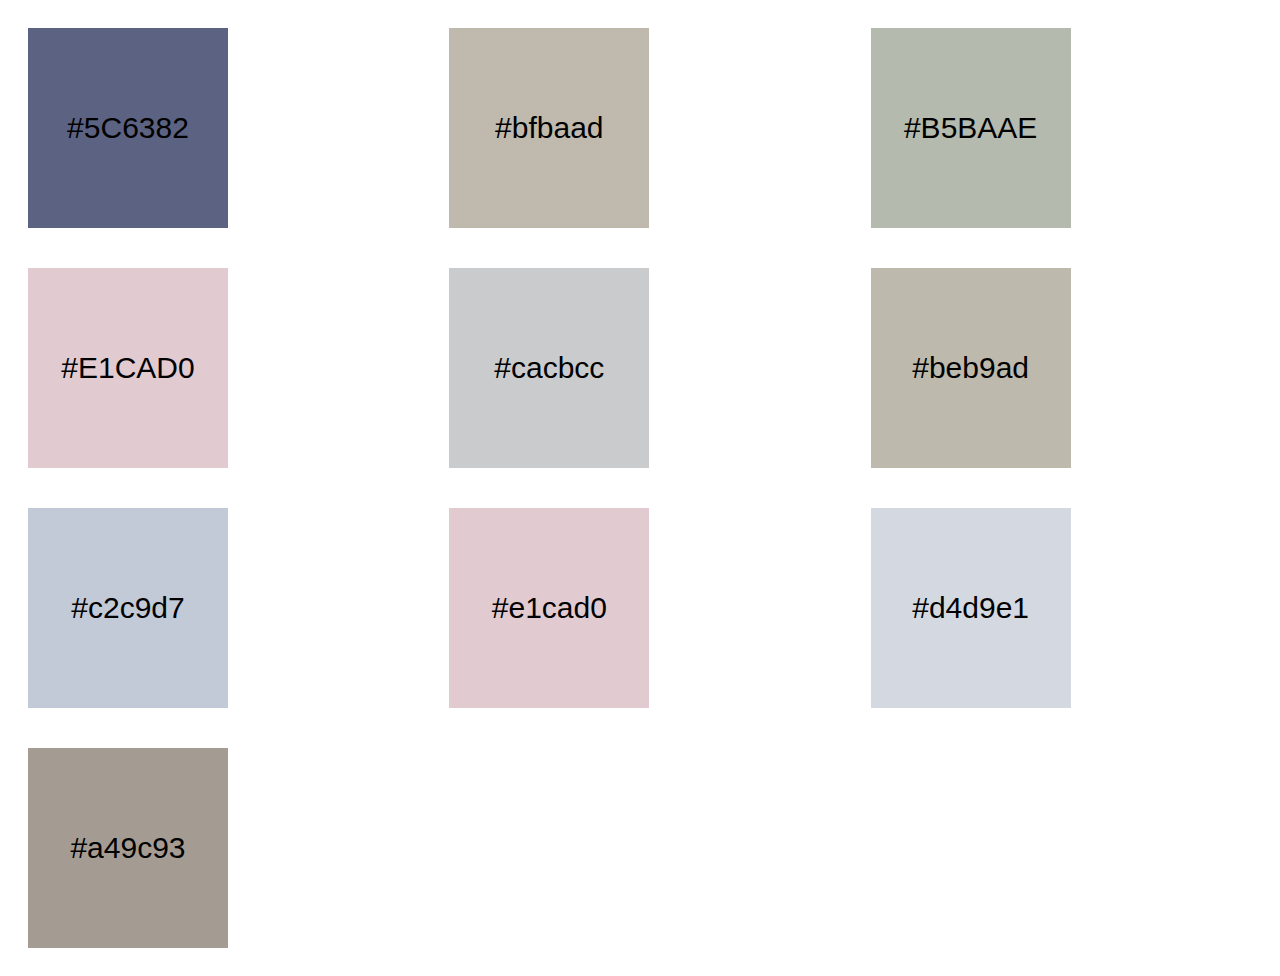
<file: Color_Code.html>
<!DOCTYPE html>
<html lang="">
<head>
    <meta charset="utf-8">
    <meta name="viewport" content="width=device-width, initial-scale=1.0">
    <title>Color Code</title>
    <style>

        section{
            display: grid;
            grid-template-columns: 1fr 1fr 1fr;
        }
        #color1, #color2, #color3, #color4, #color5, #color6, #color7, #color8, #color9, #color10 {
            width: 200px;
            height: 200px;
            margin: 20px;
            display: flex;
            justify-content: center;
            align-items: center;
            font-family: arial;
            font-size: 30px;
        }


        #color1{

            background-color: #5C6382;
        }
         #color2{

            background-color: #B5BAAE;
        }
         #color3{

            background-color: #E1CAD0;
        }
         #color4{

            background-color: #bfbaad;
        }
         #color5{

            background-color: #cacbcc;
        }

         #color6{

            background-color: #beb9ad;
        }

         #color7{

            background-color: #c2c9d7;
        }

         #color8{

            background-color: #e1cad0;
        }

        #color9{

            background-color: #d4d9e1;
        }

        #color10{
            background-color:#a49c93;
        }




    </style>
</head>

<body>
    <section>
    <div id="color1">#5C6382</div>
    <div id="color4">#bfbaad</div>
    <div id="color2">#B5BAAE</div>
    <div id="color3">#E1CAD0</div>
    <div id="color5">#cacbcc</div>
    <div id="color6">#beb9ad</div>
    <div id="color7">#c2c9d7</div>
    <div id="color8">#e1cad0</div>
    <div id="color9">#d4d9e1</div>
    <div id="color10">#a49c93</div>
    </section>
</body>
</html>
</file>
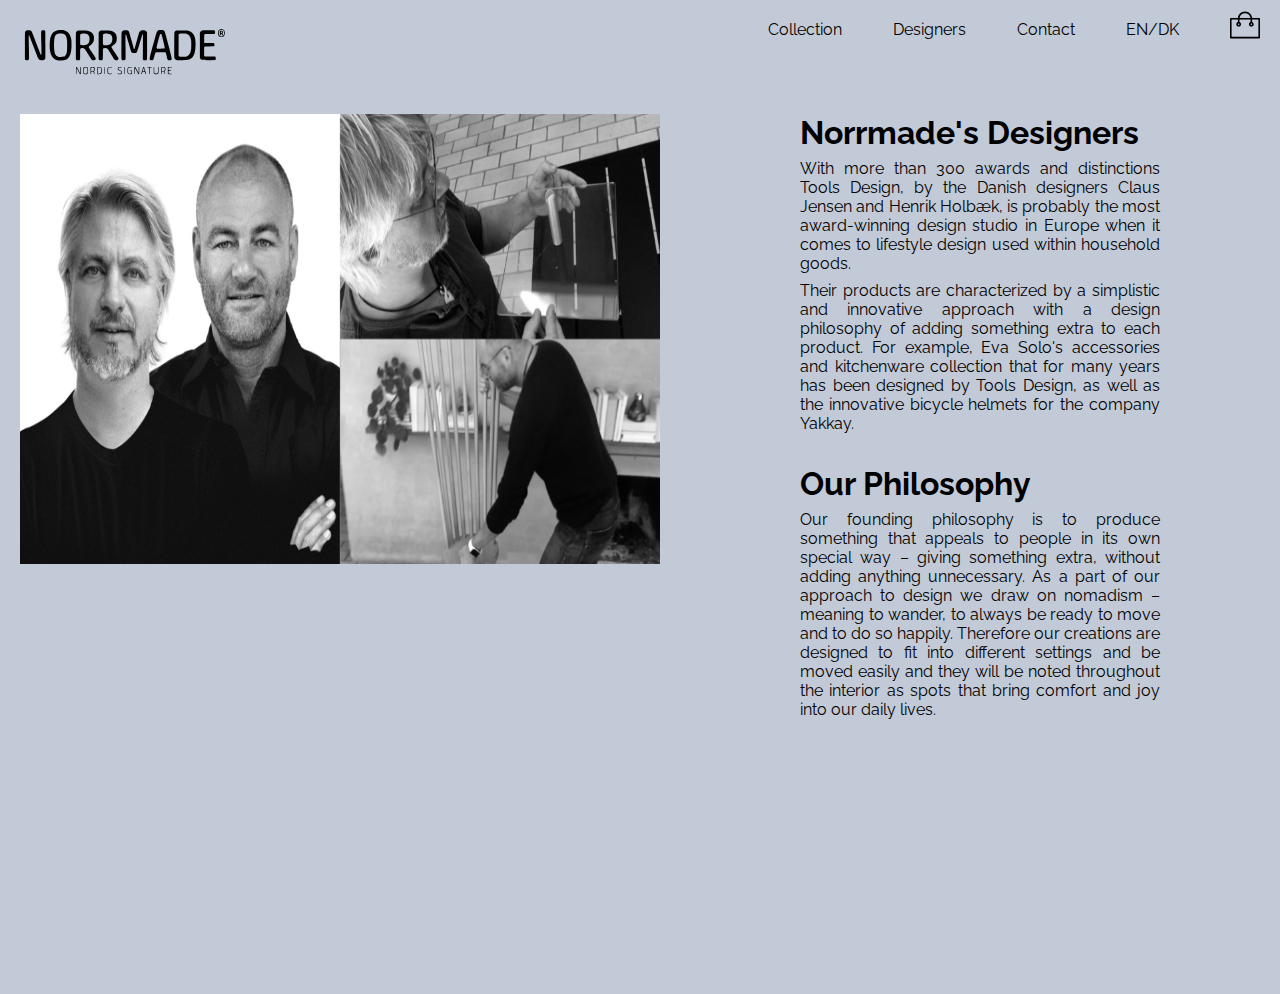
<file: designer.html>
<!DOCTYPE html>
<html lang="en">

<head>
    <meta charset="utf-8">
    <meta name="viewport" content="width=device-width, initial-scale=1.0">
    <title>Designers</title>
    <link rel="stylesheet" href="style.css">
    <link href="https://fonts.googleapis.com/css?family=Raleway" rel="stylesheet">
</head>

<body>
    <header id="sheapheader">


        <div id="logo-div">

            <a href="index.html"><img id="logo" src="icons/NORRMADE-logo.svg"></a>

        </div>

        <nav class="nav-other">
            <a href="index.html#update">Collection</a>
            <a href="#">Designers</a>
            <a href="">Contact</a>
            <p>EN/DK</p>
            <img id="shop-bag" src="icons/shopping-bag.svg">

        </nav>

    </header>


    <section id="designerbg">





        <article id="designer-cont">


            <div class="imgbox">


                <img id="designer-photo" src="imgs/designers.jpg">


            </div>

        </article>
        <article id="blurb">
            <h1 id="blurb-h1">Norrmade's Designers</h1>
            <p class="designerText">With more than 300 awards and distinctions Tools Design, by the Danish designers Claus Jensen and Henrik Holbæk, is probably the most award-winning design studio in Europe when it comes to lifestyle design used within household goods.</p>
            <p>Their products are characterized by a simplistic and innovative approach with a design philosophy of adding something extra to each product. For example, Eva Solo's accessories and kitchenware collection that for many years has been designed by Tools Design, as well as the innovative bicycle helmets for the company Yakkay.</p>

            <h1 id="philosophy-h1">Our Philosophy</h1>
            <p class="designerText">Our founding philosophy is to produce something that appeals to people in its own special way – giving something extra, without adding anything unnecessary. As a part of our approach to design we draw on nomadism – meaning to wander, to always be ready to move and to do so happily. Therefore our creations are designed to fit into different settings and be moved easily and they will be noted throughout the interior as spots that bring comfort and joy into our daily lives.</p>


        </article>
    </section>





    <script src="main.js "></script>
</body>

</html>
</file>
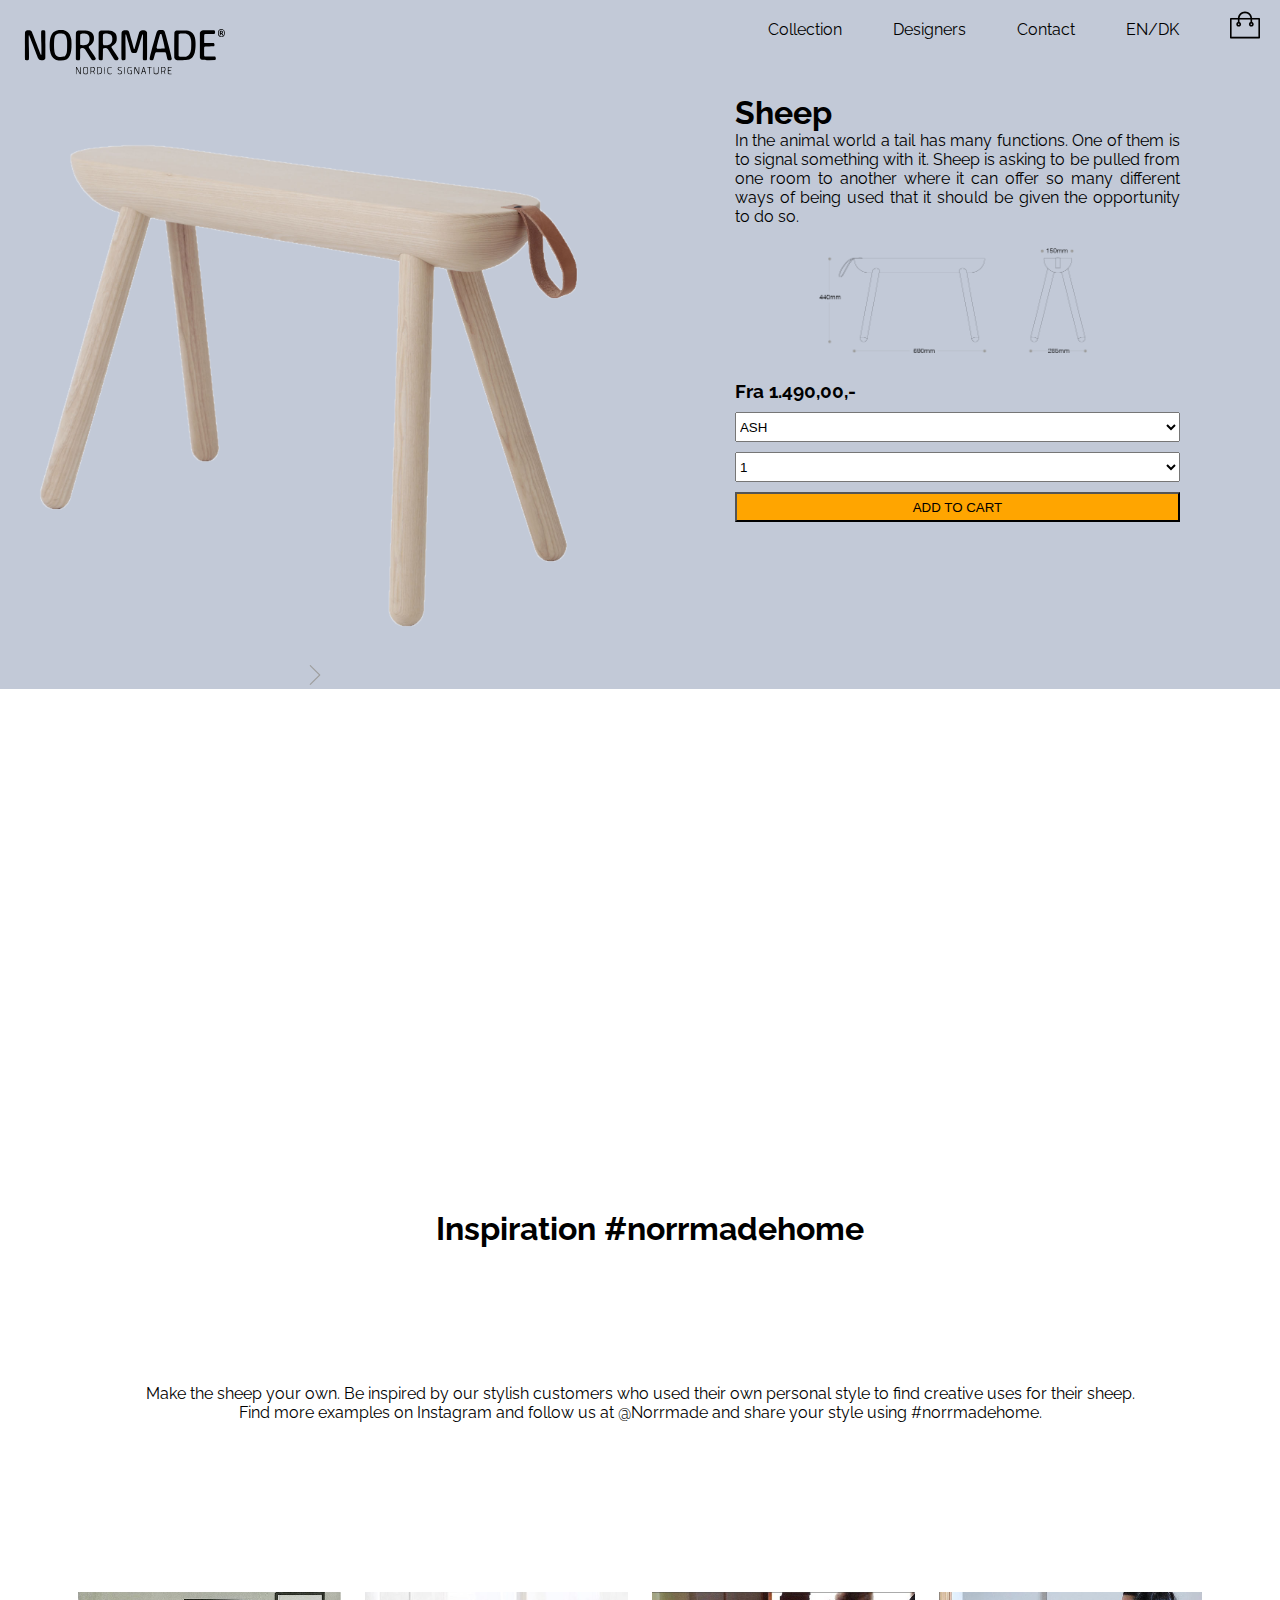
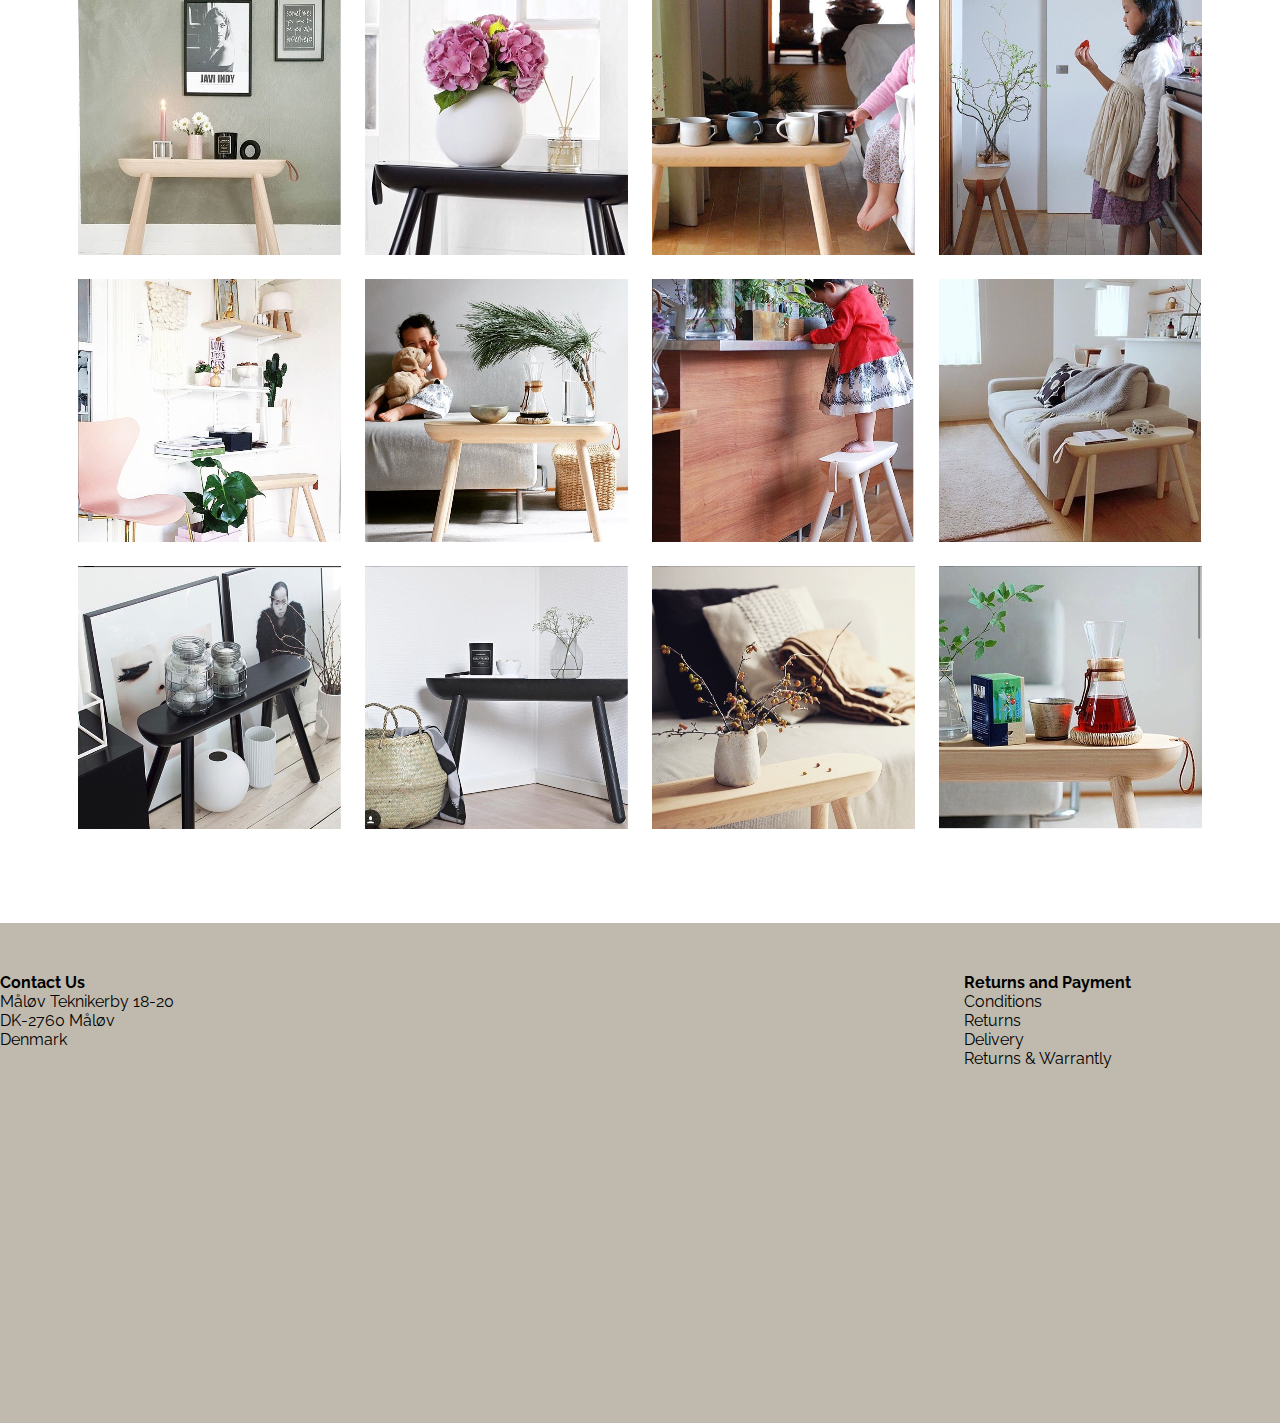
<file: sheep.html>
<!DOCTYPE html>
<html lang="en">

<head>
    <meta charset="utf-8">
    <meta name="viewport" content="width=device-width, initial-scale=1.0">
    <title>Sheep</title>
    <link rel="stylesheet" href="style.css">
    <link href="https://fonts.googleapis.com/css?family=Raleway:400,500,600,700,800,900" rel="stylesheet">
</head>

<body>

    <header id="sheapheader">


        <div id="logo-div">

            <a href="index.html">
                <img id="logo" src="icons/NORRMADE-logo.svg">
            </a>

        </div>

        <nav class="nav-other">

            <a href="index.html#update">Collection</a>
            <a href="designer.html">Designers</a>
            <a href="">Contact</a>
            <p>EN/DK</p>
            <img id="shop-bag" src="icons/shopping-bag.svg">

        </nav>

    </header>


    <section id="sheepbg">





        <article id="sheepimg">


            <div class="imgbox">

                <img id="sheep1" src="imgs/sheep.png">
                <img onclick="onClick()" id="right-icon" src="icons/next.svg">


            </div>
            <!--<div id="left-right-icons">
                <img id="left-next-icon" src="icons/next.svg">
                <img id="right-next-icon" src="icons/next.svg"></div>-->
        </article>
        <article id="price">
            <h1 id="sheep-h1">Sheep</h1>
            <p>In the animal world a tail has many functions. One of them is to signal something with it. Sheep is asking to be pulled from one room to another where it can offer so many different ways of being used that it should be given the opportunity to do so.</p>
            <img id="sheep-spec" src="imgs/sheepspecifications.png">
            <div price-cart-box>




                <h3> Fra 1.490,00,-</h3>


                <div id="input-cont">

                    <select class="select-btn ">SELECT YOUR PRODUCT

                <option>BLACK</option>
                     <option selected>ASH</option>
                <option>FELT WITH NATURAL WOOD LEGS</option>




                </select>
                    <select class="select-btn ">QUANTITY

                <option>1</option>
                     <option>2</option>
                <option>3</option>




                </select>
                    <button class="cart-btn ">ADD TO CART</button>
                </div>
            </div>

        </article>
    </section>

    <section id="sheep-video-sect">

        <iframe src="https://player.vimeo.com/video/187991691" width="500" height="281" frameborder="0" webkitallowfullscreen mozallowfullscreen allowfullscreen></iframe>

        <iframe src="https://player.vimeo.com/video/192585836 " width="500" height="281" frameborder="0 " webkitallowfullscreen mozallowfullscreen allowfullscreen></iframe>


    </section>


    <div class="inspiration-cont">
        <div class="inspiration-text">
            <h2>Inspiration #norrmadehome</h2><br><br>
            <h3></h3><br>
            <p>Make the sheep your own. Be inspired by our stylish customers who used their own personal style to find creative uses for their sheep.</p>
            <p>Find more examples on Instagram and follow us at @Norrmade and share your style using #norrmadehome.</p>
        </div>

        <article id="insta-feed-cont">
            <img class="insta-img" src="insta/insta1.png">
            <img class="insta-img" src="insta/insta2.png">
            <img class="insta-img" src="insta/insta3.png">
            <img class="insta-img" src="insta/insta4.png">
            <img class="insta-img" src="insta/insta5.png">
            <img class="insta-img" src="insta/insta6.png">
            <img class="insta-img" src="insta/insta13.png">
            <img class="insta-img" src="insta/insta8.png">
            <img class="insta-img" src="insta/insta9.png">
            <img class="insta-img" src="insta/insta10.png">
            <img class="insta-img" src="insta/insta11.png">
            <img class="insta-img" src="insta/insta12.png">



        </article>
    </div>

    <footer>

        <div id="foot-info1">
            <h4>Contact Us</h4>
            <p>Måløv Teknikerby 18-20<br>DK-2760 Måløv<br>Denmark
            </p>
        </div>

        <div id="foot-info2">
            <h4>Returns and Payment</h4>
            <p>Conditions</p>
            <p>Returns</p>
            <p>Delivery</p>
            <p>Returns & Warrantly</p>

        </div>






    </footer>

    <script src="main.js "></script>
</body>

</html>
</file>
<file: style.css>
/*/Index.html Styling/*/

* {
    margin: 0;
}

#navi a {
    margin: 16px;
    font-size: 20px;
}

#video-container {
    position: relative;
}

#video {
    height: auto;
    vertical-align: middle;
    width: 100vw;
}

#index-logo-div {
    display: grid;
    grid-template-columns: 3fr 1fr;
    grid-gap: 50px;
    color: white;
    margin-left: 20px;
    margin-top: 20px;
}

#index-logo-div p {
    color: white;
    font-family: 'Raleway', sans-serif;
    font-weight: 500;
}

#index-logo-cont {
    height: 100px;
    width: 200px;
}

#index-logo {
    width: 100%;
}

#index-header {
    background: rgba(0, 0, 0, 0);
    position: absolute;
    top: 0;
    right: 0;
    left: 0;
    grid-template-columns: 1fr 1fr 1fr 1fr;
    display: grid;
}

#navi a {
    color: white;
    font-family: 'Raleway', sans-serif;
    font-weight: 500;
}

.imagesize {
    height: 20px;
    width: 20px;
}

#p-cont {
    margin: 30px 0 0 15px;
}

#p-cont p {
    font-size: 40px;
}

.box p {
    margin-top: 30px;
    font-size: 20px;
}

.box {
    margin: 20px;
    display: flex;
    flex-direction: column;
    justify-content: space-between;
    align-items: center;
}

#box1,
#box2,
#box3,
#box4,
#box5,
#box6,
#box7,
#box8,
#box9 {
    transition: 0.2s ease-in;
}

#box1:hover {
    background-color: #beb9ad
}

#box2:hover {
    background-color: #B5BAAE
}

#box3:hover {
    background-color: #e1cad0
}

#box4:hover {
    background-color: #c2c9d7
}

#box5:hover {
    background-color: #cacbcc
}

#box6:hover {
    background-color: #beb9ad
}

#box7:hover {
    background-color: #cacbcc
}

#box8:hover {
    background-color: #c2c9d7
}

#box9:hover {
    background-color: #e1cad0
}


/*/Index.html Desktop version/*/

@media (min-width: 1071px) {
    #update {
        margin-top: 80px;
        text-align: center;
        display: grid;
        grid-template-columns: 1fr 1fr 1fr;
    }
    #navi a {
        position: relative;
        text-decoration: none;
        cursor: pointer;
        text-align: right;
    }
    #navi a:after {
        content: "";
        position: absolute;
        width: 100%;
        height: 2.5px;
        bottom: 55px;
        left: 0;
        background-color: white;
        visibility: visible;
        -webkit-transform: scaleX(0);
        transform: scaleX(0);
        -webkit-transition: all 0.3s ease-in-out 0s;
        transition: all 0.3s ease-in-out 0s;
        transform-origin: left;
    }
    #navi a:hover:after {
        visibility: visible;
        -webkit-transform: scaleX(1);
        transform: scaleX(1);
    }
}


/*/Index.html Ipad version/*/

@media (min-width: 601px) and (max-width: 1070px) {
    #index-header {
        grid-template-columns: 1fr 1fr 1fr;
    }
    #index-logo-div p {
        display: none;
    }
    #navi {
        grid-template-columns: 1fr 1fr 1fr 1fr;
    }
    #navi a {
        font-size: 15px;
    }
    #navi a {
        position: relative;
        text-decoration: none;
        cursor: pointer;
        text-align: right;
    }
    #navi a:after {
        content: "";
        position: absolute;
        width: 100%;
        height: 2.5px;
        bottom: 65px;
        left: 0;
        background-color: white;
        visibility: visible;
        -webkit-transform: scaleX(0);
        transform: scaleX(0);
        -webkit-transition: all 0.3s ease-in-out 0s;
        transition: all 0.3s ease-in-out 0s;
        transform-origin: left;
    }
    #navi a:hover:after {
        visibility: visible;
        -webkit-transform: scaleX(1);
        transform: scaleX(1);
    }
    #update {
        margin-top: 80px;
        text-align: center;
        display: grid;
        grid-template-columns: 1fr 1fr 1fr;
    }
}


/*/Index.html Mobile version/*/

@media (max-width: 600px) {
    #video {
        display: none;
    }
    #index-header {
        background-image: url(imgs/background-mobile.jpg);
        background-size: cover;
        height: 100vh;
    }
    #index-header {
        grid-template-columns: 1fr 1fr;
        display: grid;
    }
    #index-logo-div {
        grid-gap: 0px;
    }
    #navi {
        margin-top: 60px;
    }
    #navi a {
        text-align: right;
        display: block;
        margin-right: 25px;
    }
    #index-logo-div p {
        display: none;
    }
    #update {
        display: none;
    }
    #p-cont {
        display: none;
    }
    #doc-link-cont{
        display: none;
    }
}


/*/Merging Camile's code/*/

.lola {
    height: 200px;
    width: 200px;
    margin-top: 45px;
}

.lolb {
    height: 290px;
    width: 110px;
}

.lolc {
    height: 200px;
    width: 200px;
    margin-top: 45px;
}

.lold {
    height: 260px;
    width: 200px;
}

.lole {
    height: 100px;
    width: 100px;
    margin-top: 75px;
}

.lolf {
    height: 280px;
    width: 200px;
}

.lolg {
    height: 290px;
    width: 110px;
}

.lolh {
    height: 280px;
    width: 200px;
    margin-top: 10px;
}

.loli {
    height: 300px;
    width: 240px;
}


/*/----------------------------Fiona--------------------------------------------------/*/


/*sheep page style start*/

body {
    margin: 0;
    font-family: 'Raleway', sans-serif;
}

#logo {
    height: 40px;
    padding-left: 20px;
}

#sheapheader {
    background-color: #c2c9d7;
}

nav a {
    font-family: 'Raleway', sans-serif;
    color: black;
    text-decoration: none;
}

#shop-bag {
    height: 30px;
}

#sheepbg {
    background-color: #c2c9d7;
    margin: 0 auto;
    text-align: center;
}

#sheep-h1,
h2 {
    font-size: 2em;
    margin-top: 0;
    margin-bottom: 0;
}

#sheep1,
.sheep-insta {
    width: 100%;
    height: auto;
}

#right-icon {
    position: relative;
    height: 20px;
}

#sheep-spec {
    height: 150px;
}

.cart-btn {
    background-color: orange;
    height: 30px;
}

select,
input,
.cart-btn {
    margin-bottom: 10px;
    height: 30px;
}

#input-cont {
    display: flex;
    flex-direction: column;
    padding-top: 10px;
}

#price {
    margin: 0 100px 0 100px;
    text-align: justify;
}

#left-right-icons {
    display: flex;
    flex-direction: row;
    justify-content: space-between;
}

#left-next-icon {
    transform: rotate(180deg);
}

#left-next-icon {
    height: 50px;
}

.inspiration-text-cont {
    bottom: 50px;
}

.inspiration-text {
    padding-bottom: 80px;
}

.inspiration-cont {
    text-align: center;
    padding-top: 80px;
}

.insta-img {
    margin: 10px;
}

#insta-feed-cont {
    padding-top: 80px;
}


/* video section start*/

#sheep-video-sect {
    background-color: white;
    display: flex;
    flex-direction: column;
    height: 100%;
}

h2 {
    margin: 80px 0px 80px 20px;
}


/* inspiration section start*/

#sheep-inspo {
    display: block;
}


/* inspiration section end*/


/* footer start*/

footer {
    height: 50vh;
    background-color: #bfbaad;
}




/*footer end*/

/*/Mobile styling/*/

@media (max-width:600px) {
    header {
        padding-top: 20px;
        padding-bottom: 10px;
    }
    #sheepbg {
        display: grid;
        grid-template-columns: repeat(2, 1fr);
        grid-template-areas: "sim sim" "pr pr";
        grid-gap: 5px;
    }
    #sheepimg {
        grid-area: sim;
    }
    #price {
        grid-area: pr;
    }
    #designerbg {
        height: 100%;
        background-color: #c2c9d7;
        display: flex;
        flex-direction: column;
    }
    #blurb,
    #designer-photo {
        width: 100vw;
        height: auto;
    }
}

/*/Desktop styling/*/

@media (min-width:601px) {
    #logo {
        height: 60px;
    }
    #sheep-video-sect {
        display: flex;
        flex-direction: row;
    }
    header {
        padding-top: 20px;
        padding-bottom: 10px;
    }
     #shop-bag {
        margin-right: 20px;
        margin-top: -10px;
    }
    #sheepbg {
        display: grid;
        grid-template-columns: repeat(2, 1fr);
        grid-template-areas: " sim pr  ";
        grid-gap: 5px;
    }
    #designerbg {
        height: 100vh;
        background-color: #c2c9d7;
        display: flex;
        flex-direction: row;
    }
    #blurb,
    #designer-photo {
        height: 50vh;
        width: 50vw;
        padding: 20px;
    }
    #sheepimg {
        grid-area: sim;
    }
    #price {
        grid-area: pr;
        margin: 0 100px 0 100px;
    }
    header {
        display: grid;
        grid-template-columns: repeat(5, 1fr);
    }
    nav {
        grid-column: -1/-3;
        display: flex;
        flex-direction: row;
        justify-content: space-between;
    }

    footer {
        display: grid;
        grid-template-columns: repeat(4, 1fr);
        grid-template-areas: "fo . .ft   ";
        grid-gap: 5px;
        margin-top: 80px;
        padding-top: 50px;

    }
    #foot-info1 {
        grid-area: fo;
    }
    #foot-info2 {
        grid-area: ft;
    }
     #sheep-video-sect {
        margin-top: 80px;
        justify-content: space-around;
    }
}

/*/navigation underline animation/*/

.nav-other a {
    position: relative;
    text-decoration: none;
    cursor: pointer;
    text-align: right;
}

.nav-other a:after {
    content: "";
    position: absolute;
    width: 100%;
    height: 2.5px;
    bottom: 40px;
    left: 0;
    background-color: black;
    visibility: visible;
    -webkit-transform: scaleX(0);
    transform: scaleX(0);
    -webkit-transition: all 0.3s ease-in-out 0s;
    transition: all 0.3s ease-in-out 0s;
    transform-origin: left;
}

.nav-other a:hover:after {
    visibility: visible;
    -webkit-transform: scaleX(1);
    transform: scaleX(1);
}


/*sheep page style end*/


/*/Global styling for the designers page/*/

#blurb {
    margin: 0 100px 0 100px;
    text-align: justify;
}

#blurb-h1,
h2 {
    font-size: 2em;
}

#philosophy-h1 {
    font-size: 2em;
    margin-top: 1em;
}

.designerText {
    padding-top: .5em;
    padding-bottom: .5em;
}


#doc-link-cont{
    margin: 60px;
}

#doc-link{
    text-decoration: none;
    color: black;
}

#doc-link:hover{
    text-decoration: underline;
}

#link-to-doc{
    font-size: 40px;
}
</file>
